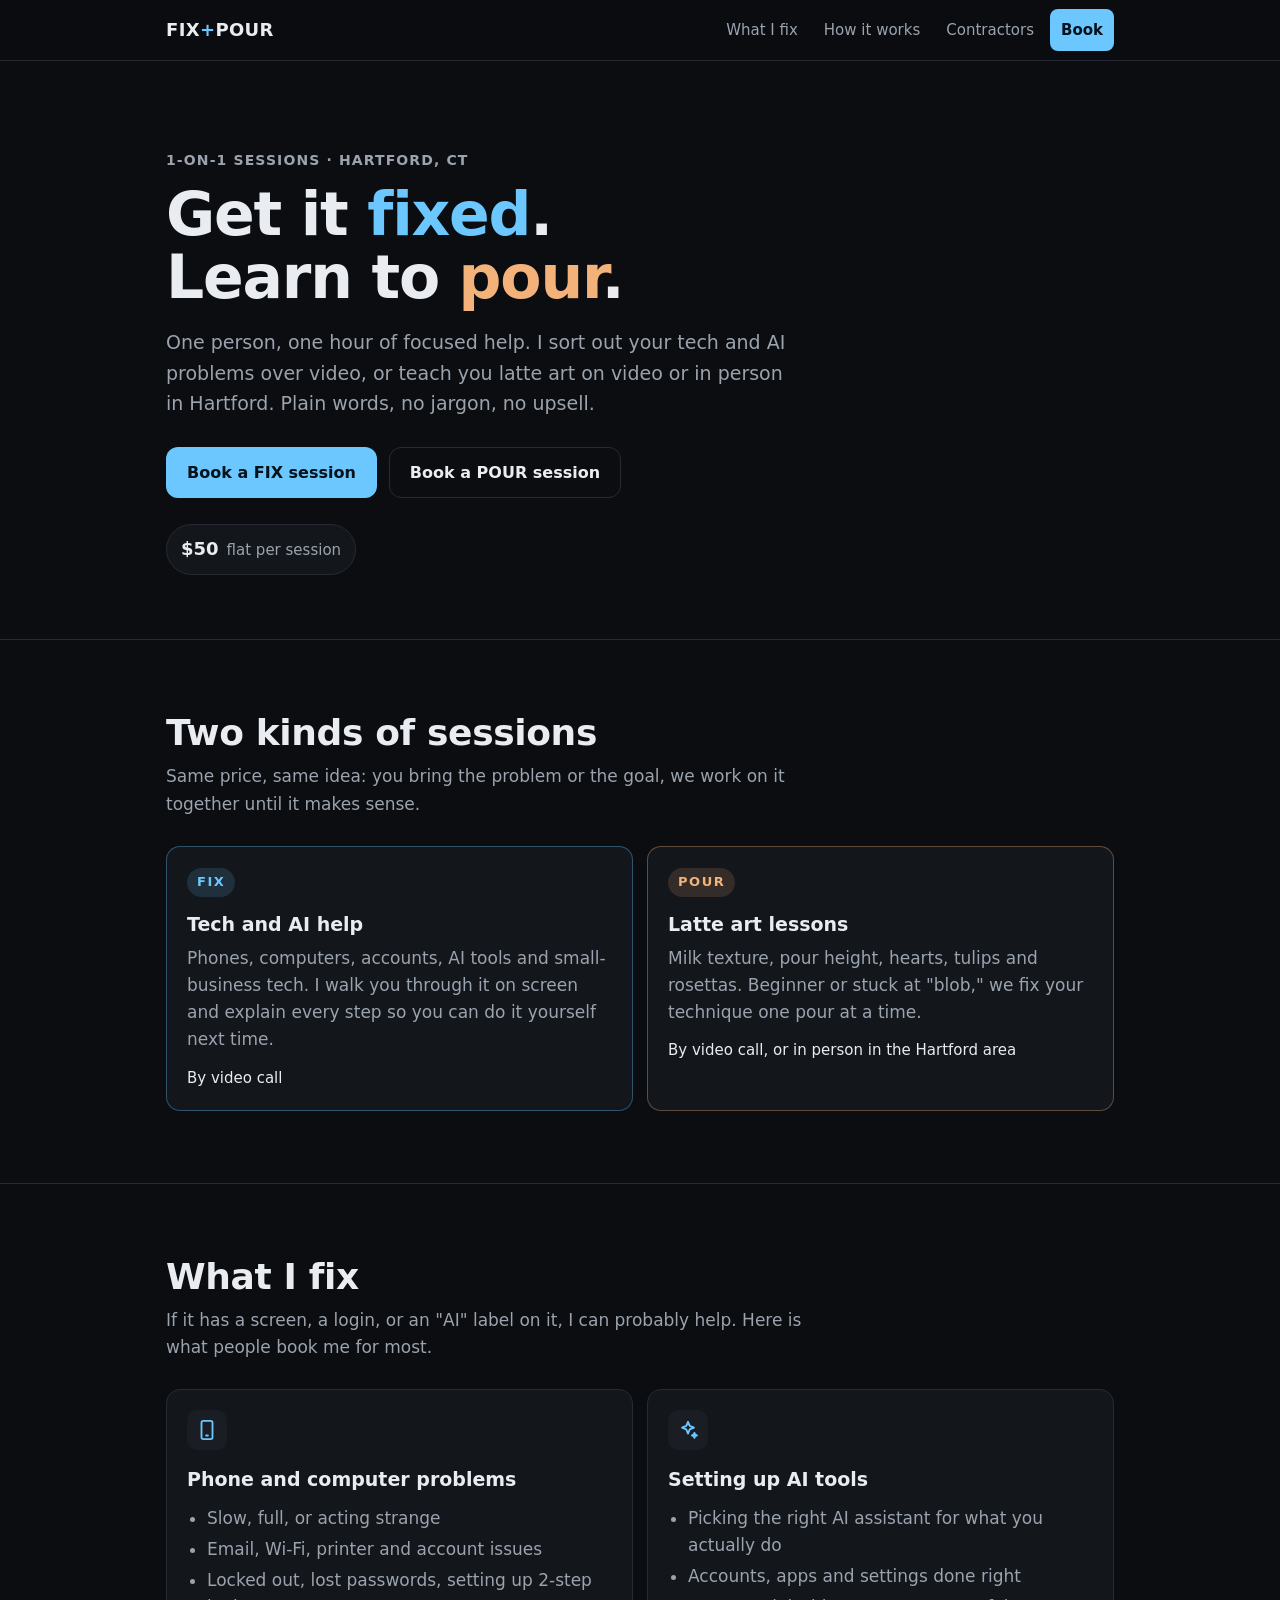
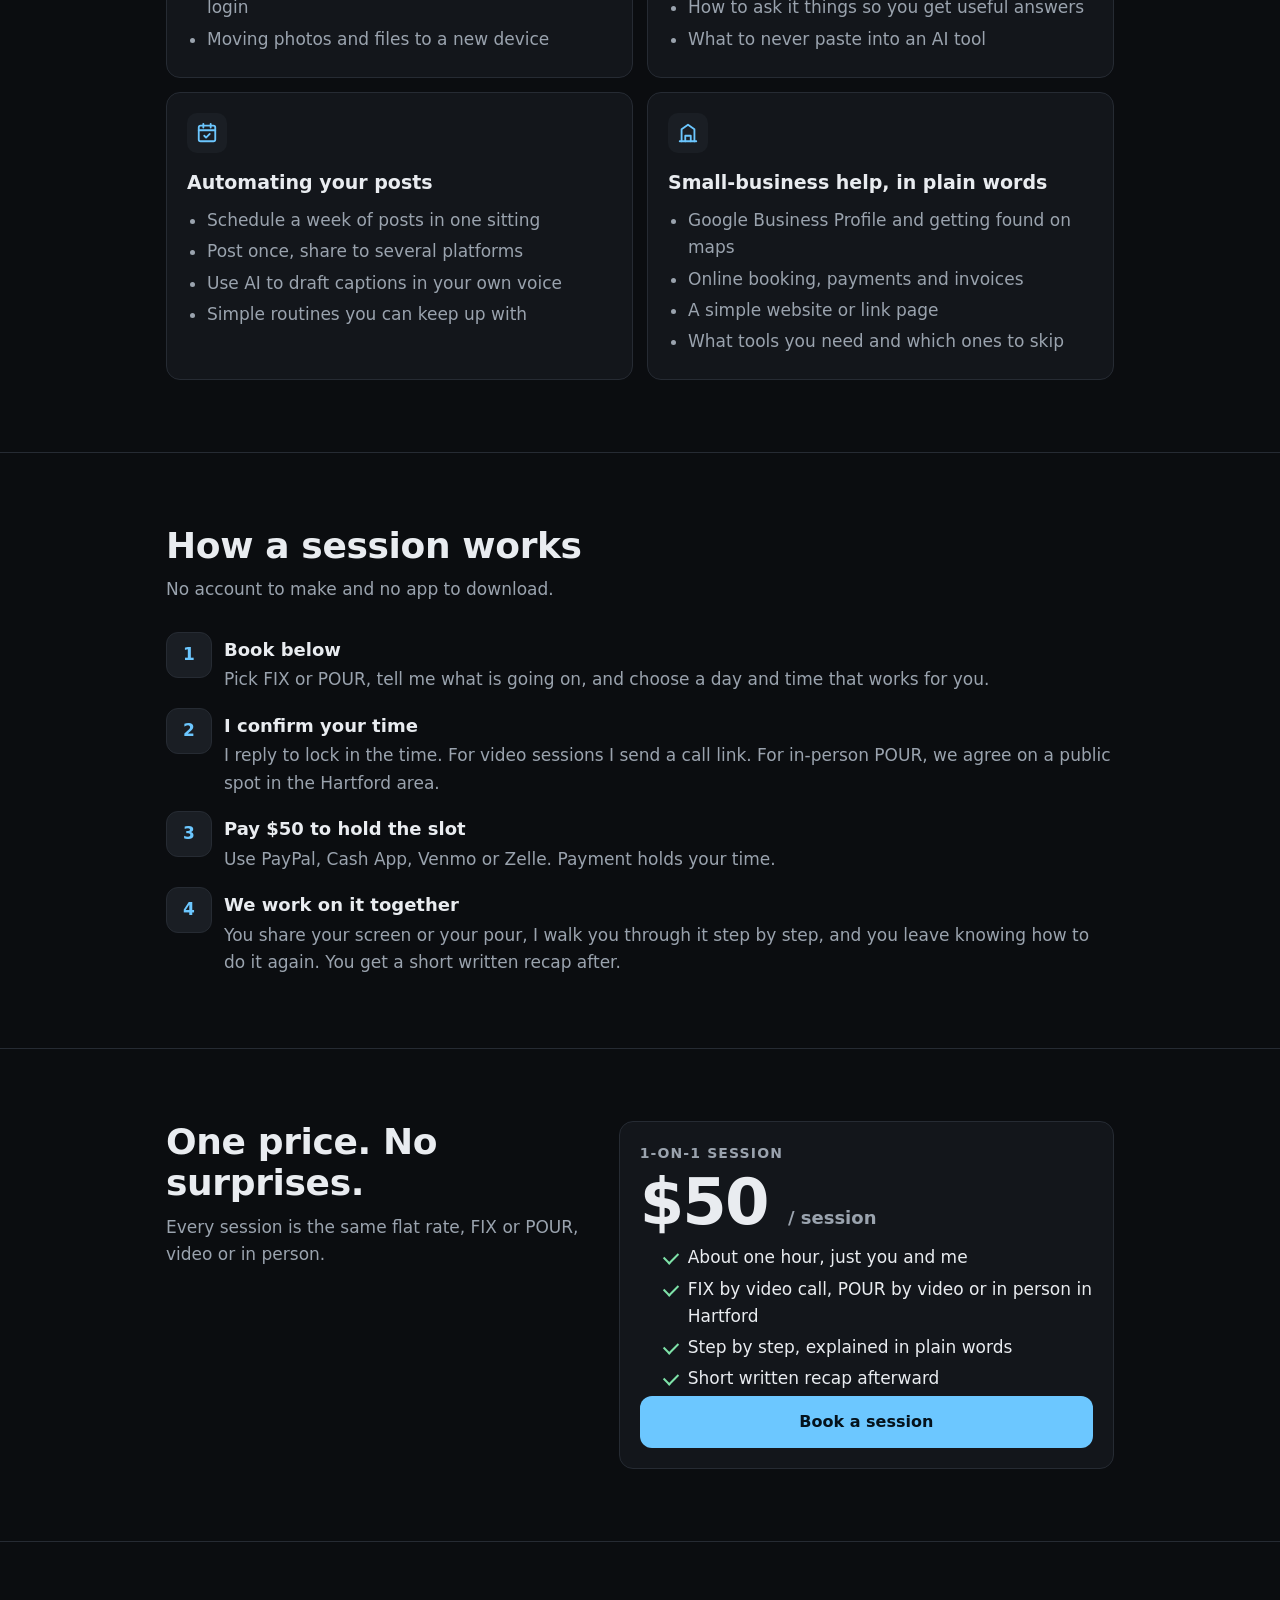
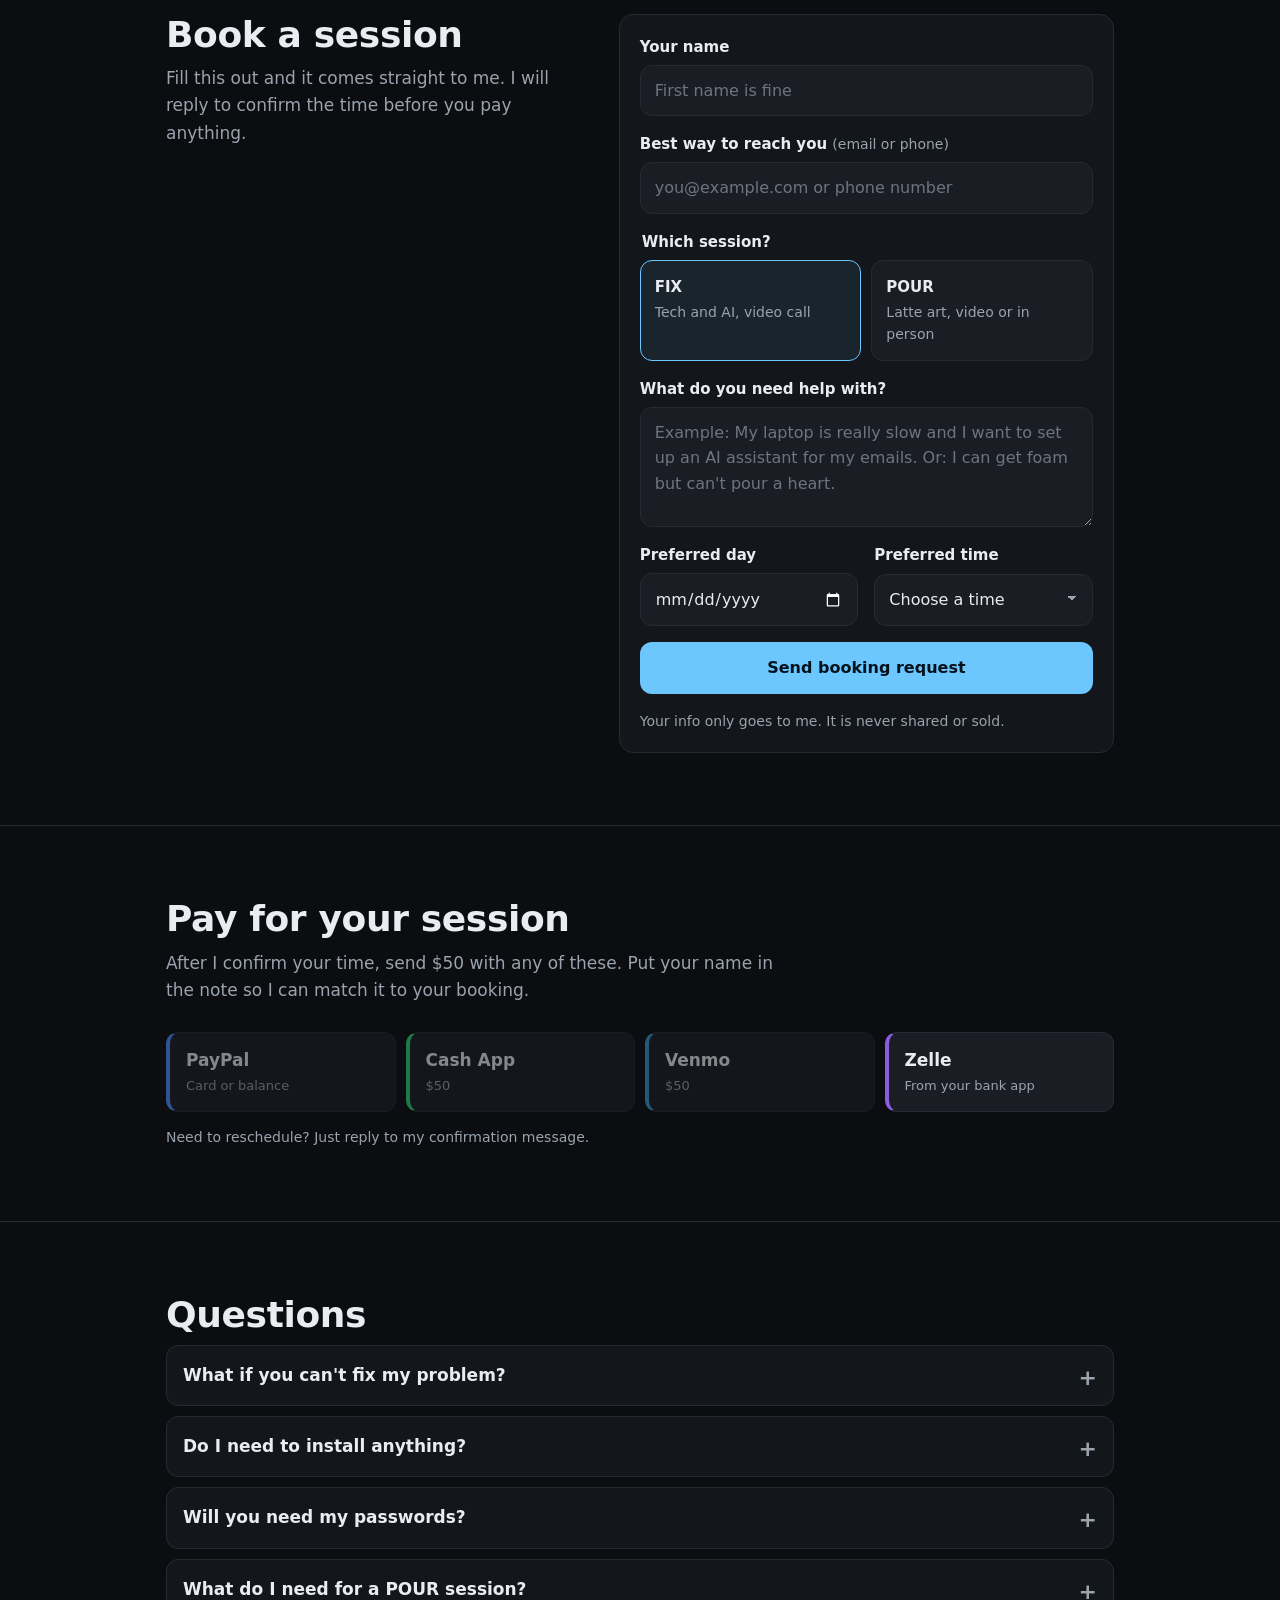
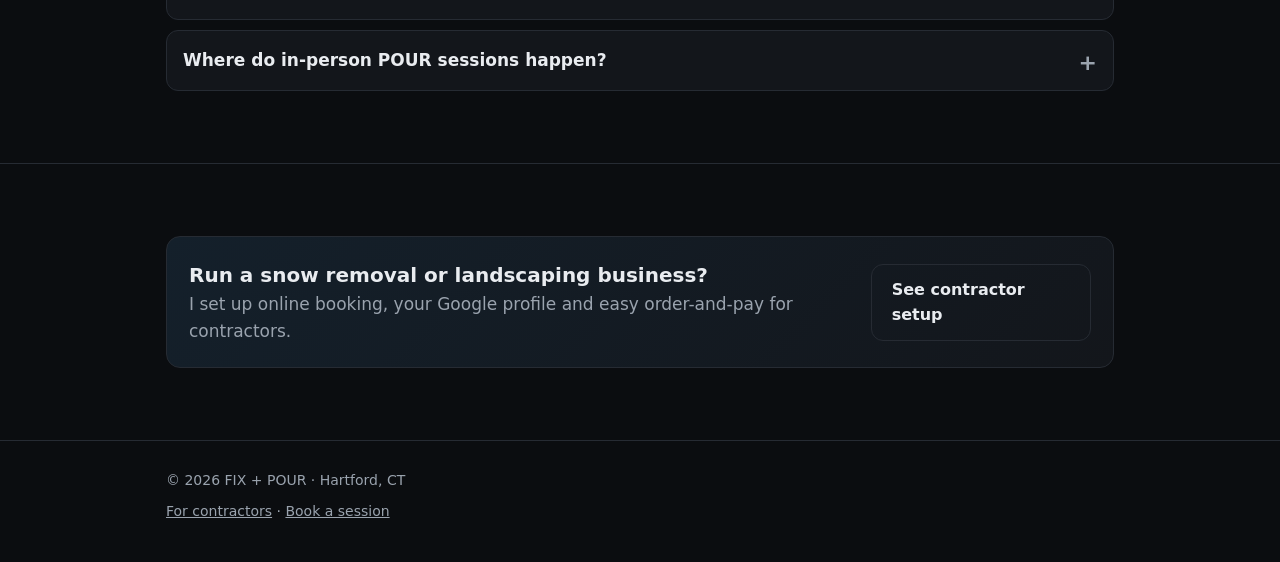
<file: index.html>
<!doctype html>
<html lang="en">
<head>
  <meta charset="utf-8">
  <meta name="viewport" content="width=device-width, initial-scale=1, viewport-fit=cover">
  <title>FIX and POUR | $50 1-on-1 Sessions in Hartford</title>
  <meta name="description" content="$50 one-on-one sessions. FIX: phone, computer and AI help by video call. POUR: latte art lessons by video or in person in Hartford, CT.">
  <meta name="theme-color" content="#0b0d10">
  <meta property="og:title" content="FIX and POUR | $50 1-on-1 Sessions">
  <meta property="og:description" content="Tech and AI help by video call, or latte art lessons in Hartford. One flat price: $50.">
  <meta property="og:type" content="website">
  <link rel="icon" href="data:image/svg+xml,%3Csvg xmlns='http://www.w3.org/2000/svg' viewBox='0 0 64 64'%3E%3Crect width='64' height='64' rx='14' fill='%230b0d10'/%3E%3Ctext x='32' y='43' font-family='Arial,sans-serif' font-size='30' font-weight='800' text-anchor='middle' fill='%236cc7ff'%3EF%3C/text%3E%3C/svg%3E">
  <link rel="stylesheet" href="assets/styles.css">
</head>
<body>

<header class="site-head">
  <div class="wrap">
    <a class="brand" href="./">FIX<span>+</span>POUR</a>
    <nav class="nav" aria-label="Main">
      <a class="hide-sm" href="#fix">What I fix</a>
      <a class="hide-sm" href="#how">How it works</a>
      <a class="hide-sm" href="contractors.html">Contractors</a>
      <a class="btn btn-primary btn-sm" href="#book">Book</a>
    </nav>
  </div>
</header>

<main>

  <!-- HERO -->
  <div class="hero">
    <div class="wrap">
      <p class="eyebrow">1-on-1 sessions &middot; Hartford, CT</p>
      <h1>Get it <span class="fix">fixed</span>.<br>Learn to <span class="pour">pour</span>.</h1>
      <p class="lead">One person, one hour of focused help. I sort out your tech and AI problems over video, or teach you latte art on video or in person in Hartford. Plain words, no jargon, no upsell.</p>
      <div class="actions">
        <a class="btn btn-primary" href="#book" data-pick="FIX">Book a FIX session</a>
        <a class="btn btn-ghost" href="#book" data-pick="POUR">Book a POUR session</a>
      </div>
      <div class="price-chip"><strong>$50</strong> flat per session</div>
    </div>
  </div>

  <!-- TWO SERVICES -->
  <section aria-labelledby="services-title">
    <div class="wrap">
      <h2 id="services-title">Two kinds of sessions</h2>
      <p class="sub">Same price, same idea: you bring the problem or the goal, we work on it together until it makes sense.</p>
      <div class="grid cols-2">
        <article class="card service fix">
          <span class="tag">FIX</span>
          <h3>Tech and AI help</h3>
          <p>Phones, computers, accounts, AI tools and small-business tech. I walk you through it on screen and explain every step so you can do it yourself next time.</p>
          <p class="how">By video call</p>
        </article>
        <article class="card service pour">
          <span class="tag">POUR</span>
          <h3>Latte art lessons</h3>
          <p>Milk texture, pour height, hearts, tulips and rosettas. Beginner or stuck at "blob," we fix your technique one pour at a time.</p>
          <p class="how">By video call, or in person in the Hartford area</p>
        </article>
      </div>
    </div>
  </section>

  <!-- WHAT I FIX -->
  <section id="fix" aria-labelledby="fix-title">
    <div class="wrap">
      <h2 id="fix-title">What I fix</h2>
      <p class="sub">If it has a screen, a login, or an "AI" label on it, I can probably help. Here is what people book me for most.</p>
      <div class="grid cols-4">
        <article class="card">
          <div class="icon" aria-hidden="true"><svg viewBox="0 0 24 24" fill="none" stroke="currentColor" stroke-width="2" stroke-linecap="round" stroke-linejoin="round"><rect x="6" y="2" width="12" height="20" rx="2"/><path d="M11 18h2"/></svg></div>
          <h3>Phone and computer problems</h3>
          <ul>
            <li>Slow, full, or acting strange</li>
            <li>Email, Wi-Fi, printer and account issues</li>
            <li>Locked out, lost passwords, setting up 2-step login</li>
            <li>Moving photos and files to a new device</li>
          </ul>
        </article>
        <article class="card">
          <div class="icon" aria-hidden="true"><svg viewBox="0 0 24 24" fill="none" stroke="currentColor" stroke-width="2" stroke-linecap="round" stroke-linejoin="round"><path d="M12 3l1.9 4.6L18.5 9.5l-4.6 1.9L12 16l-1.9-4.6L5.5 9.5l4.6-1.9z"/><path d="M19 15l.8 2 2 .8-2 .8-.8 2-.8-2-2-.8 2-.8z"/></svg></div>
          <h3>Setting up AI tools</h3>
          <ul>
            <li>Picking the right AI assistant for what you actually do</li>
            <li>Accounts, apps and settings done right</li>
            <li>How to ask it things so you get useful answers</li>
            <li>What to never paste into an AI tool</li>
          </ul>
        </article>
        <article class="card">
          <div class="icon" aria-hidden="true"><svg viewBox="0 0 24 24" fill="none" stroke="currentColor" stroke-width="2" stroke-linecap="round" stroke-linejoin="round"><rect x="3" y="4" width="18" height="17" rx="2"/><path d="M3 9h18M8 2v4M16 2v4"/><path d="M9 15l2 2 4-4"/></svg></div>
          <h3>Automating your posts</h3>
          <ul>
            <li>Schedule a week of posts in one sitting</li>
            <li>Post once, share to several platforms</li>
            <li>Use AI to draft captions in your own voice</li>
            <li>Simple routines you can keep up with</li>
          </ul>
        </article>
        <article class="card">
          <div class="icon" aria-hidden="true"><svg viewBox="0 0 24 24" fill="none" stroke="currentColor" stroke-width="2" stroke-linecap="round" stroke-linejoin="round"><path d="M3 21h18"/><path d="M5 21V8l7-5 7 5v13"/><path d="M9 21v-6h6v6"/></svg></div>
          <h3>Small-business help, in plain words</h3>
          <ul>
            <li>Google Business Profile and getting found on maps</li>
            <li>Online booking, payments and invoices</li>
            <li>A simple website or link page</li>
            <li>What tools you need and which ones to skip</li>
          </ul>
        </article>
      </div>
    </div>
  </section>

  <!-- HOW IT WORKS -->
  <section id="how" aria-labelledby="how-title">
    <div class="wrap">
      <h2 id="how-title">How a session works</h2>
      <p class="sub">No account to make and no app to download.</p>
      <ol class="steps">
        <li>
          <div>
            <h3>Book below</h3>
            <p>Pick FIX or POUR, tell me what is going on, and choose a day and time that works for you.</p>
          </div>
        </li>
        <li>
          <div>
            <h3>I confirm your time</h3>
            <p>I reply to lock in the time. For video sessions I send a call link. For in-person POUR, we agree on a public spot in the Hartford area.</p>
          </div>
        </li>
        <li>
          <div>
            <h3>Pay $50 to hold the slot</h3>
            <p>Use PayPal, Cash App, Venmo or Zelle. Payment holds your time.</p>
          </div>
        </li>
        <li>
          <div>
            <h3>We work on it together</h3>
            <p>You share your screen or your pour, I walk you through it step by step, and you leave knowing how to do it again. You get a short written recap after.</p>
          </div>
        </li>
      </ol>
    </div>
  </section>

  <!-- PRICE -->
  <section id="price" aria-labelledby="price-title">
    <div class="wrap split">
      <div>
        <h2 id="price-title">One price. No surprises.</h2>
        <p class="sub">Every session is the same flat rate, FIX or POUR, video or in person.</p>
      </div>
      <div class="card price-card">
        <p class="eyebrow" style="margin:0">1-on-1 session</p>
        <div class="price-big">$50 <small>/ session</small></div>
        <ul class="checks">
          <li>About one hour, just you and me</li>
          <li>FIX by video call, POUR by video or in person in Hartford</li>
          <li>Step by step, explained in plain words</li>
          <li>Short written recap afterward</li>
        </ul>
        <a class="btn btn-primary" href="#book" style="width:100%">Book a session</a>
      </div>
    </div>
  </section>

  <!-- BOOKING FORM -->
  <section id="book" aria-labelledby="book-title">
    <div class="wrap split">
      <div>
        <h2 id="book-title">Book a session</h2>
        <p class="sub">Fill this out and it comes straight to me. I will reply to confirm the time before you pay anything.</p>
      </div>

      <form class="card" data-form data-success="Got it. Your request was sent. I will reply soon to confirm your time, then you can pay below to hold it." novalidate>
        <input type="hidden" name="_subject" value="New $50 session request">
        <input type="hidden" name="page" value="Sessions (FIX / POUR)">
        <div class="hp" aria-hidden="true">
          <label>Leave this empty <input type="text" name="_gotcha" tabindex="-1" autocomplete="off"></label>
        </div>

        <div class="field">
          <label for="name">Your name</label>
          <input id="name" name="name" type="text" autocomplete="name" required placeholder="First name is fine">
        </div>

        <div class="field">
          <label for="contact">Best way to reach you <span class="hint">(email or phone)</span></label>
          <input id="contact" name="contact" type="text" autocomplete="email" required placeholder="you@example.com or phone number">
        </div>

        <fieldset class="field" style="border:0;padding:0;margin:0">
          <legend class="label" style="margin-bottom:6px">Which session?</legend>
          <div class="choices">
            <label class="choice">
              <input type="radio" name="service" value="FIX" required checked>
              <span>FIX<small>Tech and AI, video call</small></span>
            </label>
            <label class="choice pour">
              <input type="radio" name="service" value="POUR">
              <span>POUR<small>Latte art, video or in person</small></span>
            </label>
          </div>
        </fieldset>

        <div class="field">
          <label for="problem">What do you need help with?</label>
          <textarea id="problem" name="problem" required placeholder="Example: My laptop is really slow and I want to set up an AI assistant for my emails. Or: I can get foam but can't pour a heart."></textarea>
        </div>

        <div class="row2">
          <div class="field">
            <label for="day">Preferred day</label>
            <input id="day" name="preferred_day" type="date" required>
          </div>
          <div class="field">
            <label for="time">Preferred time</label>
            <select id="time" name="preferred_time" required>
              <option value="">Choose a time</option>
              <option>Morning (9am to 12pm)</option>
              <option>Afternoon (12pm to 5pm)</option>
              <option>Evening (5pm to 8pm)</option>
              <option>I'm flexible</option>
            </select>
          </div>
        </div>

        <button class="btn btn-primary" type="submit">Send booking request</button>
        <p class="form-status" role="status" aria-live="polite"></p>
        <p class="hint" style="margin:0">Your info only goes to me. It is never shared or sold.</p>
      </form>
    </div>
  </section>

  <!-- PAYMENT -->
  <section id="pay" aria-labelledby="pay-title">
    <div class="wrap">
      <h2 id="pay-title">Pay for your session</h2>
      <p class="sub">After I confirm your time, send $50 with any of these. Put your name in the note so I can match it to your booking.</p>
      <div class="pay-grid">
        <a class="pay-btn paypal" data-pay="paypal" href="#pay">PayPal<small>Card or balance</small></a>
        <a class="pay-btn cashapp" data-pay="cashapp" href="#pay">Cash App<small>$50</small></a>
        <a class="pay-btn venmo" data-pay="venmo" href="#pay">Venmo<small>$50</small></a>
        <button class="pay-btn zelle" data-pay="zelle" type="button" aria-expanded="false" aria-controls="zelle-msg">Zelle<small>From your bank app</small></button>
      </div>
      <div id="zelle-msg" class="zelle-msg" role="region" aria-live="polite"></div>
      <p class="pay-note">Need to reschedule? Just reply to my confirmation message.</p>
    </div>
  </section>

  <!-- FAQ -->
  <section aria-labelledby="faq-title">
    <div class="wrap">
      <h2 id="faq-title">Questions</h2>
      <details>
        <summary>What if you can't fix my problem?</summary>
        <p>I will tell you honestly, early in the session, and point you to the right next step.</p>
      </details>
      <details>
        <summary>Do I need to install anything?</summary>
        <p>No. The video link opens in your browser or phone. If screen sharing is needed I will walk you through turning it on.</p>
      </details>
      <details>
        <summary>Will you need my passwords?</summary>
        <p>No. You stay in control of your device and type your own passwords. I guide, you click.</p>
      </details>
      <details>
        <summary>What do I need for a POUR session?</summary>
        <p>An espresso machine with a steam wand (or a way to make strong coffee and froth milk), whole milk or a barista oat milk, a pitcher, and a wide cup. For video, prop your phone so I can see the pitcher and the cup.</p>
      </details>
      <details>
        <summary>Where do in-person POUR sessions happen?</summary>
        <p>In the Hartford area, at a spot we agree on when I confirm your booking.</p>
      </details>
    </div>
  </section>

  <!-- CROSSLINK -->
  <section aria-label="For contractors">
    <div class="wrap">
      <div class="crosslink">
        <div>
          <h3>Run a snow removal or landscaping business?</h3>
          <p>I set up online booking, your Google profile and easy order-and-pay for contractors.</p>
        </div>
        <a class="btn btn-ghost" href="contractors.html">See contractor setup</a>
      </div>
    </div>
  </section>

</main>

<footer>
  <div class="wrap">
    <div>&copy; <span data-year>2026</span> FIX + POUR &middot; Hartford, CT</div>
    <div><a href="contractors.html">For contractors</a> &middot; <a href="#book">Book a session</a></div>
  </div>
</footer>

<script src="assets/config.js"></script>
<script src="assets/main.js"></script>
</body>
</html>
</file>
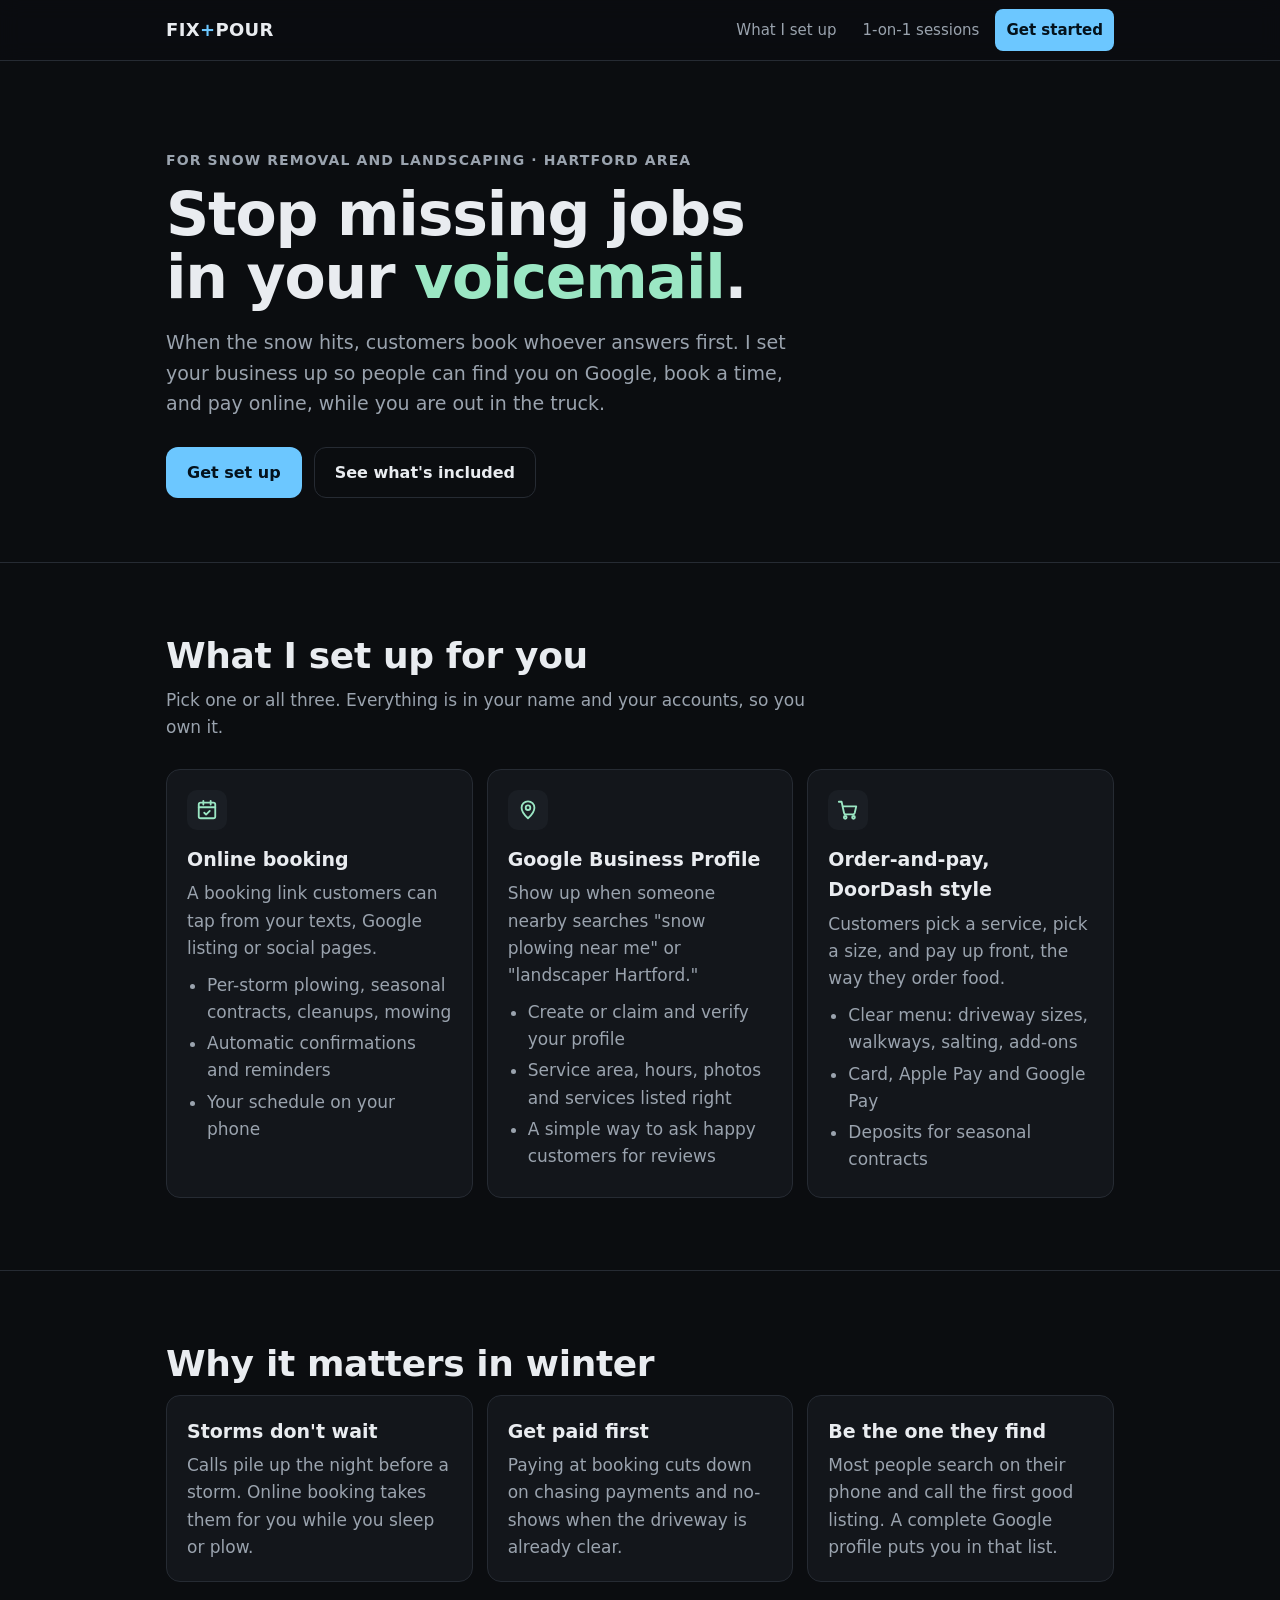
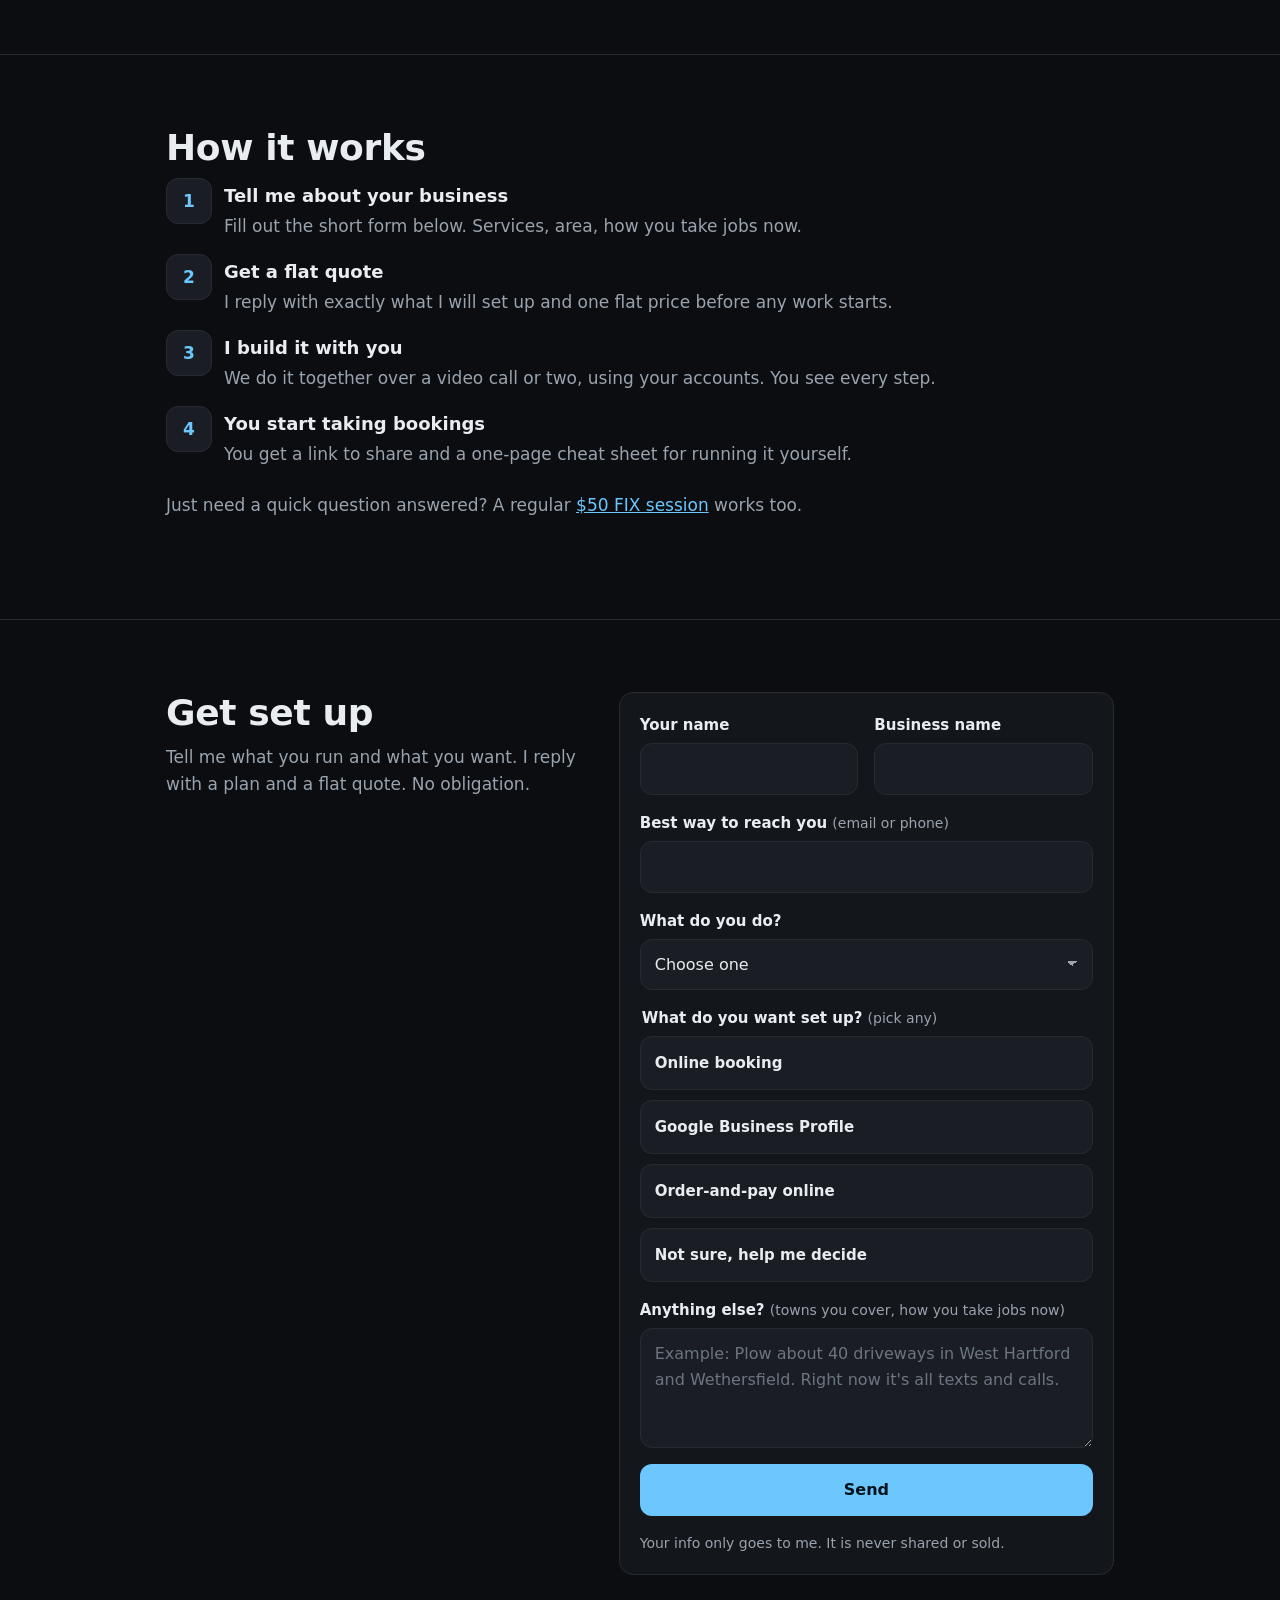
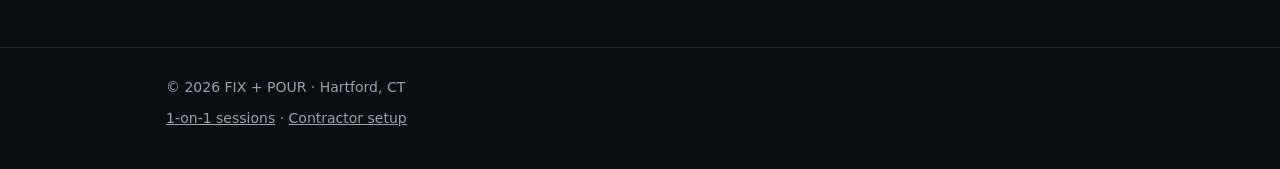
<file: contractors.html>
<!doctype html>
<html lang="en">
<head>
  <meta charset="utf-8">
  <meta name="viewport" content="width=device-width, initial-scale=1, viewport-fit=cover">
  <title>Contractor Setup | Booking, Google Profile, Online Orders</title>
  <meta name="description" content="For snow removal and landscaping contractors in the Hartford area: online booking, Google Business Profile setup, and simple order-and-pay so customers can book you in a few taps.">
  <meta name="theme-color" content="#0b0d10">
  <meta property="og:title" content="Contractor Setup | Get booked online this winter">
  <meta property="og:description" content="Online booking, Google profile and order-and-pay setup for snow removal and landscaping crews.">
  <meta property="og:type" content="website">
  <link rel="icon" href="data:image/svg+xml,%3Csvg xmlns='http://www.w3.org/2000/svg' viewBox='0 0 64 64'%3E%3Crect width='64' height='64' rx='14' fill='%230b0d10'/%3E%3Ctext x='32' y='43' font-family='Arial,sans-serif' font-size='30' font-weight='800' text-anchor='middle' fill='%236cc7ff'%3EF%3C/text%3E%3C/svg%3E">
  <link rel="stylesheet" href="assets/styles.css">
</head>
<body class="contractor">

<header class="site-head">
  <div class="wrap">
    <a class="brand" href="./">FIX<span>+</span>POUR</a>
    <nav class="nav" aria-label="Main">
      <a class="hide-sm" href="#what">What I set up</a>
      <a class="hide-sm" href="./">1-on-1 sessions</a>
      <a class="btn btn-primary btn-sm" href="#start">Get started</a>
    </nav>
  </div>
</header>

<main>

  <div class="hero">
    <div class="wrap">
      <p class="eyebrow">For snow removal and landscaping &middot; Hartford area</p>
      <h1>Stop missing jobs<br>in your <span class="fix">voicemail</span>.</h1>
      <p class="lead">When the snow hits, customers book whoever answers first. I set your business up so people can find you on Google, book a time, and pay online, while you are out in the truck.</p>
      <div class="actions">
        <a class="btn btn-primary" href="#start">Get set up</a>
        <a class="btn btn-ghost" href="#what">See what's included</a>
      </div>
    </div>
  </div>

  <section id="what" aria-labelledby="what-title">
    <div class="wrap">
      <h2 id="what-title">What I set up for you</h2>
      <p class="sub">Pick one or all three. Everything is in your name and your accounts, so you own it.</p>
      <div class="grid cols-3">
        <article class="card">
          <div class="icon" aria-hidden="true"><svg viewBox="0 0 24 24" fill="none" stroke="currentColor" stroke-width="2" stroke-linecap="round" stroke-linejoin="round"><rect x="3" y="4" width="18" height="17" rx="2"/><path d="M3 9h18M8 2v4M16 2v4"/><path d="M9 15l2 2 4-4"/></svg></div>
          <h3>Online booking</h3>
          <p>A booking link customers can tap from your texts, Google listing or social pages.</p>
          <ul>
            <li>Per-storm plowing, seasonal contracts, cleanups, mowing</li>
            <li>Automatic confirmations and reminders</li>
            <li>Your schedule on your phone</li>
          </ul>
        </article>
        <article class="card">
          <div class="icon" aria-hidden="true"><svg viewBox="0 0 24 24" fill="none" stroke="currentColor" stroke-width="2" stroke-linecap="round" stroke-linejoin="round"><path d="M12 21s-7-6.2-7-11.5A7 7 0 0 1 19 9.5C19 14.8 12 21 12 21z"/><circle cx="12" cy="9.5" r="2.5"/></svg></div>
          <h3>Google Business Profile</h3>
          <p>Show up when someone nearby searches "snow plowing near me" or "landscaper Hartford."</p>
          <ul>
            <li>Create or claim and verify your profile</li>
            <li>Service area, hours, photos and services listed right</li>
            <li>A simple way to ask happy customers for reviews</li>
          </ul>
        </article>
        <article class="card">
          <div class="icon" aria-hidden="true"><svg viewBox="0 0 24 24" fill="none" stroke="currentColor" stroke-width="2" stroke-linecap="round" stroke-linejoin="round"><circle cx="9" cy="20" r="1.5"/><circle cx="18" cy="20" r="1.5"/><path d="M2 3h3l2.7 12.2a2 2 0 0 0 2 1.6h7.6a2 2 0 0 0 2-1.5L21 8H6"/></svg></div>
          <h3>Order-and-pay, DoorDash style</h3>
          <p>Customers pick a service, pick a size, and pay up front, the way they order food.</p>
          <ul>
            <li>Clear menu: driveway sizes, walkways, salting, add-ons</li>
            <li>Card, Apple Pay and Google Pay</li>
            <li>Deposits for seasonal contracts</li>
          </ul>
        </article>
      </div>
    </div>
  </section>

  <section aria-labelledby="why-title">
    <div class="wrap">
      <h2 id="why-title">Why it matters in winter</h2>
      <div class="grid cols-3">
        <article class="card">
          <h3>Storms don't wait</h3>
          <p>Calls pile up the night before a storm. Online booking takes them for you while you sleep or plow.</p>
        </article>
        <article class="card">
          <h3>Get paid first</h3>
          <p>Paying at booking cuts down on chasing payments and no-shows when the driveway is already clear.</p>
        </article>
        <article class="card">
          <h3>Be the one they find</h3>
          <p>Most people search on their phone and call the first good listing. A complete Google profile puts you in that list.</p>
        </article>
      </div>
    </div>
  </section>

  <section aria-labelledby="process-title">
    <div class="wrap">
      <h2 id="process-title">How it works</h2>
      <ol class="steps">
        <li><div><h3>Tell me about your business</h3><p>Fill out the short form below. Services, area, how you take jobs now.</p></div></li>
        <li><div><h3>Get a flat quote</h3><p>I reply with exactly what I will set up and one flat price before any work starts.</p></div></li>
        <li><div><h3>I build it with you</h3><p>We do it together over a video call or two, using your accounts. You see every step.</p></div></li>
        <li><div><h3>You start taking bookings</h3><p>You get a link to share and a one-page cheat sheet for running it yourself.</p></div></li>
      </ol>
      <p class="sub" style="margin-top:24px">Just need a quick question answered? A regular <a href="./?service=FIX#book">$50 FIX session</a> works too.</p>
    </div>
  </section>

  <section id="start" aria-labelledby="start-title">
    <div class="wrap split">
      <div>
        <h2 id="start-title">Get set up</h2>
        <p class="sub">Tell me what you run and what you want. I reply with a plan and a flat quote. No obligation.</p>
      </div>

      <form class="card" data-form data-success="Thanks. Your info was sent. I will reply with a plan and a flat quote." novalidate>
        <input type="hidden" name="_subject" value="New contractor setup request">
        <input type="hidden" name="page" value="Contractors">
        <div class="hp" aria-hidden="true">
          <label>Leave this empty <input type="text" name="_gotcha" tabindex="-1" autocomplete="off"></label>
        </div>

        <div class="row2">
          <div class="field">
            <label for="c-name">Your name</label>
            <input id="c-name" name="name" type="text" autocomplete="name" required>
          </div>
          <div class="field">
            <label for="c-biz">Business name</label>
            <input id="c-biz" name="business" type="text" autocomplete="organization" required>
          </div>
        </div>

        <div class="field">
          <label for="c-contact">Best way to reach you <span class="hint">(email or phone)</span></label>
          <input id="c-contact" name="contact" type="text" autocomplete="email" required>
        </div>

        <div class="field">
          <label for="c-type">What do you do?</label>
          <select id="c-type" name="business_type" required>
            <option value="">Choose one</option>
            <option>Snow removal</option>
            <option>Landscaping</option>
            <option>Both</option>
            <option>Other outdoor service</option>
          </select>
        </div>

        <fieldset class="field" style="border:0;padding:0;margin:0">
          <legend class="label" style="margin-bottom:6px">What do you want set up? <span class="hint">(pick any)</span></legend>
          <div class="choices stack">
            <label class="choice"><input type="checkbox" name="want_booking" value="Yes"><span>Online booking</span></label>
            <label class="choice"><input type="checkbox" name="want_google_profile" value="Yes"><span>Google Business Profile</span></label>
            <label class="choice"><input type="checkbox" name="want_order_and_pay" value="Yes"><span>Order-and-pay online</span></label>
            <label class="choice"><input type="checkbox" name="want_not_sure" value="Yes"><span>Not sure, help me decide</span></label>
          </div>
        </fieldset>

        <div class="field">
          <label for="c-notes">Anything else? <span class="hint">(towns you cover, how you take jobs now)</span></label>
          <textarea id="c-notes" name="notes" placeholder="Example: Plow about 40 driveways in West Hartford and Wethersfield. Right now it's all texts and calls."></textarea>
        </div>

        <button class="btn btn-primary" type="submit">Send</button>
        <p class="form-status" role="status" aria-live="polite"></p>
        <p class="hint" style="margin:0">Your info only goes to me. It is never shared or sold.</p>
      </form>
    </div>
  </section>

</main>

<footer>
  <div class="wrap">
    <div>&copy; <span data-year>2026</span> FIX + POUR &middot; Hartford, CT</div>
    <div><a href="./">1-on-1 sessions</a> &middot; <a href="#start">Contractor setup</a></div>
  </div>
</footer>

<script src="assets/config.js"></script>
<script src="assets/main.js"></script>
</body>
</html>
</file>
<file: assets/styles.css>
:root {
  --bg: #0b0d10;
  --surface: #13161b;
  --surface-2: #1a1e24;
  --line: #262b33;
  --text: #e9ecf0;
  --muted: #9aa3ae;
  --fix: #6cc7ff;
  --pour: #f3b27a;
  --ok: #7ee2a8;
  --err: #ff8a8a;
  --radius: 14px;
  --font: system-ui, -apple-system, "Segoe UI", Roboto, "Helvetica Neue", Arial, sans-serif;
  color-scheme: dark;
}

* { box-sizing: border-box; }

html { scroll-behavior: smooth; -webkit-text-size-adjust: 100%; }

body {
  margin: 0;
  background: var(--bg);
  color: var(--text);
  font-family: var(--font);
  font-size: 17px;
  line-height: 1.6;
}

img, svg { display: block; max-width: 100%; }

a { color: var(--fix); }

.wrap { width: 100%; max-width: 980px; margin: 0 auto; padding: 0 16px; }

/* Header */
.site-head {
  position: sticky; top: 0; z-index: 10;
  background: rgba(11, 13, 16, 0.88);
  backdrop-filter: blur(10px);
  -webkit-backdrop-filter: blur(10px);
  border-bottom: 1px solid var(--line);
}
.site-head .wrap { display: flex; align-items: center; justify-content: space-between; height: 60px; gap: 12px; }
.brand { color: var(--text); text-decoration: none; font-weight: 800; letter-spacing: 0.02em; font-size: 18px; }
.brand span { color: var(--fix); }
.nav { display: flex; gap: 6px; align-items: center; }
.nav a { color: var(--muted); text-decoration: none; font-size: 15px; padding: 8px 10px; border-radius: 8px; }
.nav a:hover { color: var(--text); background: var(--surface); }
.nav a.btn-primary, .nav a.btn-primary:hover { color: #04121c; background: var(--fix); }
.nav .hide-sm { display: none; }

/* Buttons */
.btn {
  display: inline-flex; align-items: center; justify-content: center; gap: 8px;
  min-height: 48px; padding: 12px 20px;
  border-radius: 12px; border: 1px solid transparent;
  font: inherit; font-weight: 700; font-size: 16px;
  text-decoration: none; cursor: pointer;
  transition: transform 0.08s ease, background 0.15s ease, border-color 0.15s ease;
}
.btn:active { transform: translateY(1px); }
.btn-primary { background: var(--fix); color: #04121c; }
.btn-primary:hover { background: #8fd5ff; }
.btn-ghost { background: transparent; color: var(--text); border-color: var(--line); }
.btn-ghost:hover { border-color: var(--muted); }
.btn-sm { min-height: 40px; padding: 8px 14px; font-size: 15px; }

/* Hero */
.hero { padding: 56px 0 40px; }
.eyebrow { color: var(--muted); font-size: 14px; font-weight: 600; letter-spacing: 0.08em; text-transform: uppercase; margin: 0 0 12px; }
.hero h1 { font-size: clamp(34px, 9vw, 60px); line-height: 1.05; margin: 0 0 18px; font-weight: 800; letter-spacing: -0.02em; }
.hero h1 .fix { color: var(--fix); }
.hero h1 .pour { color: var(--pour); }
.hero p.lead { color: var(--muted); font-size: 19px; max-width: 620px; margin: 0 0 28px; }
.hero .actions { display: flex; flex-wrap: wrap; gap: 12px; }
.price-chip {
  display: inline-flex; align-items: baseline; gap: 8px;
  margin-top: 26px; padding: 10px 14px;
  border: 1px solid var(--line); border-radius: 999px; background: var(--surface);
  font-size: 15px; color: var(--muted);
}
.price-chip strong { color: var(--text); font-size: 18px; }

/* Sections */
section { padding: 48px 0; border-top: 1px solid var(--line); }
section h2 { font-size: clamp(26px, 6vw, 36px); line-height: 1.15; margin: 0 0 10px; letter-spacing: -0.01em; }
section .sub { color: var(--muted); margin: 0 0 28px; max-width: 640px; }

.grid { display: grid; gap: 14px; grid-template-columns: 1fr; }

.card {
  background: var(--surface);
  border: 1px solid var(--line);
  border-radius: var(--radius);
  padding: 20px;
}
.card h3 { margin: 0 0 6px; font-size: 19px; }
.card p { margin: 0; color: var(--muted); }
.card ul { margin: 10px 0 0; padding-left: 20px; color: var(--muted); }
.card ul li { margin: 4px 0; }

.icon {
  width: 40px; height: 40px; border-radius: 10px;
  display: grid; place-items: center;
  background: var(--surface-2); margin-bottom: 14px;
  color: var(--fix);
}
.icon svg { width: 22px; height: 22px; }

/* Two services */
.service { position: relative; overflow: hidden; }
.service .tag { display: inline-block; font-weight: 800; font-size: 13px; letter-spacing: 0.12em; padding: 4px 10px; border-radius: 999px; margin-bottom: 12px; }
.service.fix { border-color: rgba(108, 199, 255, 0.35); }
.service.fix .tag { background: rgba(108, 199, 255, 0.14); color: var(--fix); }
.service.pour { border-color: rgba(243, 178, 122, 0.35); }
.service.pour .tag { background: rgba(243, 178, 122, 0.14); color: var(--pour); }
.service .how { margin-top: 12px; font-size: 15px; color: var(--text); }

/* Steps */
.steps { list-style: none; padding: 0; margin: 0; display: grid; gap: 14px; counter-reset: step; }
.steps li { counter-increment: step; display: grid; grid-template-columns: 44px 1fr; gap: 14px; align-items: start; }
.steps li::before {
  content: counter(step);
  width: 44px; height: 44px; border-radius: 12px;
  display: grid; place-items: center;
  background: var(--surface-2); border: 1px solid var(--line);
  font-weight: 800; color: var(--fix);
}
.steps h3 { margin: 4px 0 2px; font-size: 18px; }
.steps p { margin: 0; color: var(--muted); }

/* Price */
.price-card { text-align: left; }
.price-big { font-size: 64px; font-weight: 800; line-height: 1; letter-spacing: -0.03em; margin: 6px 0 4px; }
.price-big small { font-size: 18px; color: var(--muted); font-weight: 600; letter-spacing: 0; }
.checks { list-style: none; padding: 0; margin: 18px 0 22px; }
.checks li { padding-left: 28px; position: relative; margin: 8px 0; color: var(--text); }
.checks li::before {
  content: ""; position: absolute; left: 4px; top: 8px;
  width: 12px; height: 7px;
  border-left: 2px solid var(--ok); border-bottom: 2px solid var(--ok);
  transform: rotate(-45deg);
}

/* Form */
form { display: grid; gap: 16px; }
.field { display: grid; gap: 6px; }
label, .label { font-weight: 600; font-size: 15px; }
.hint { color: var(--muted); font-weight: 400; font-size: 14px; }
input[type="text"], input[type="email"], input[type="date"], select, textarea {
  width: 100%;
  min-height: 48px;
  padding: 12px 14px;
  background: var(--surface-2);
  color: var(--text);
  border: 1px solid var(--line);
  border-radius: 12px;
  font: inherit; font-size: 16px;
  appearance: none; -webkit-appearance: none;
}
textarea { min-height: 120px; resize: vertical; }
select {
  background-image: linear-gradient(45deg, transparent 50%, var(--muted) 50%), linear-gradient(135deg, var(--muted) 50%, transparent 50%);
  background-position: calc(100% - 20px) 21px, calc(100% - 15px) 21px;
  background-size: 5px 5px, 5px 5px;
  background-repeat: no-repeat;
  padding-right: 40px;
}
input:focus, select:focus, textarea:focus, .choice input:focus-visible + span, .btn:focus-visible, a:focus-visible {
  outline: 2px solid var(--fix); outline-offset: 2px; border-color: var(--fix);
}
input::placeholder, textarea::placeholder { color: #6c7580; }

.choices { display: grid; gap: 10px; grid-template-columns: 1fr 1fr; }
.choices.stack { grid-template-columns: 1fr; }
.choice { position: relative; }
.choice input { position: absolute; opacity: 0; width: 1px; height: 1px; }
.choice span {
  display: block; height: 100%;
  padding: 14px; border-radius: 12px;
  background: var(--surface-2); border: 1px solid var(--line);
  cursor: pointer; font-weight: 700;
}
.choice span small { display: block; font-weight: 400; color: var(--muted); font-size: 14px; margin-top: 2px; }
.choice input:checked + span { border-color: var(--fix); background: rgba(108, 199, 255, 0.08); }
.choice.pour input:checked + span { border-color: var(--pour); background: rgba(243, 178, 122, 0.08); }

.row2 { display: grid; gap: 16px; grid-template-columns: 1fr; }

.hp { position: absolute; left: -9999px; width: 1px; height: 1px; overflow: hidden; }

.form-status { margin: 0; padding: 14px; border-radius: 12px; display: none; }
.form-status.show { display: block; }
.form-status.ok { background: rgba(126, 226, 168, 0.1); border: 1px solid rgba(126, 226, 168, 0.4); color: var(--ok); }
.form-status.err { background: rgba(255, 138, 138, 0.1); border: 1px solid rgba(255, 138, 138, 0.4); color: var(--err); }

/* Payments */
.pay-grid { display: grid; gap: 10px; grid-template-columns: 1fr 1fr; }
.pay-btn {
  display: flex; flex-direction: column; align-items: flex-start; justify-content: center; gap: 2px;
  min-height: 72px; padding: 14px 16px;
  border-radius: 12px; border: 1px solid var(--line);
  background: var(--surface-2); color: var(--text);
  text-decoration: none; font: inherit; font-weight: 800; font-size: 17px;
  cursor: pointer; text-align: left;
}
.pay-btn small { font-weight: 400; color: var(--muted); font-size: 13px; }
.pay-btn:hover { border-color: var(--muted); }
.pay-btn.paypal { border-left: 4px solid #4d8dff; }
.pay-btn.cashapp { border-left: 4px solid #2fd075; }
.pay-btn.venmo { border-left: 4px solid #3d95ce; }
.pay-btn.zelle { border-left: 4px solid #8c5ce0; }
.pay-btn[aria-disabled="true"] { opacity: 0.55; }
.pay-note { color: var(--muted); font-size: 14px; margin: 14px 0 0; }
.zelle-msg { display: none; margin-top: 12px; padding: 12px 14px; border-radius: 12px; background: var(--surface-2); border: 1px solid var(--line); color: var(--text); font-size: 15px; }
.zelle-msg.show { display: block; }

/* FAQ */
details { background: var(--surface); border: 1px solid var(--line); border-radius: 12px; padding: 0 16px; }
details + details { margin-top: 10px; }
summary { cursor: pointer; padding: 16px 0; font-weight: 700; list-style: none; position: relative; padding-right: 28px; }
summary::-webkit-details-marker { display: none; }
summary::after { content: "+"; position: absolute; right: 0; top: 14px; font-size: 22px; color: var(--muted); }
details[open] summary::after { content: "\2212"; }
details p { margin: 0 0 16px; color: var(--muted); }

/* Banner link to other page */
.crosslink {
  display: flex; flex-direction: column; gap: 12px;
  background: linear-gradient(135deg, #14202b, #13161b);
  border: 1px solid var(--line); border-radius: var(--radius); padding: 22px;
}
.crosslink h3 { margin: 0; font-size: 20px; }
.crosslink p { margin: 0; color: var(--muted); }

/* Footer */
footer { border-top: 1px solid var(--line); padding: 28px 0 40px; color: var(--muted); font-size: 14px; }
footer .wrap { display: flex; flex-direction: column; gap: 8px; }
footer a { color: var(--muted); }

/* Contractor page accents */
.contractor .hero h1 .fix { color: #9be7c4; }
.contractor .icon { color: #9be7c4; }

/* Larger screens */
@media (min-width: 640px) {
  .nav .hide-sm { display: inline-block; }
  .grid.cols-2 { grid-template-columns: 1fr 1fr; }
  .row2 { grid-template-columns: 1fr 1fr; }
  .pay-grid { grid-template-columns: repeat(4, 1fr); }
  .crosslink { flex-direction: row; align-items: center; justify-content: space-between; }
}
@media (min-width: 860px) {
  .hero { padding: 88px 0 64px; }
  section { padding: 72px 0; }
  .grid.cols-3 { grid-template-columns: repeat(3, 1fr); }
  .grid.cols-4 { grid-template-columns: repeat(2, 1fr); }
  .split { display: grid; grid-template-columns: 1fr 1.2fr; gap: 40px; align-items: start; }
}

@media (prefers-reduced-motion: reduce) {
  html { scroll-behavior: auto; }
  .btn { transition: none; }
}
</file>
